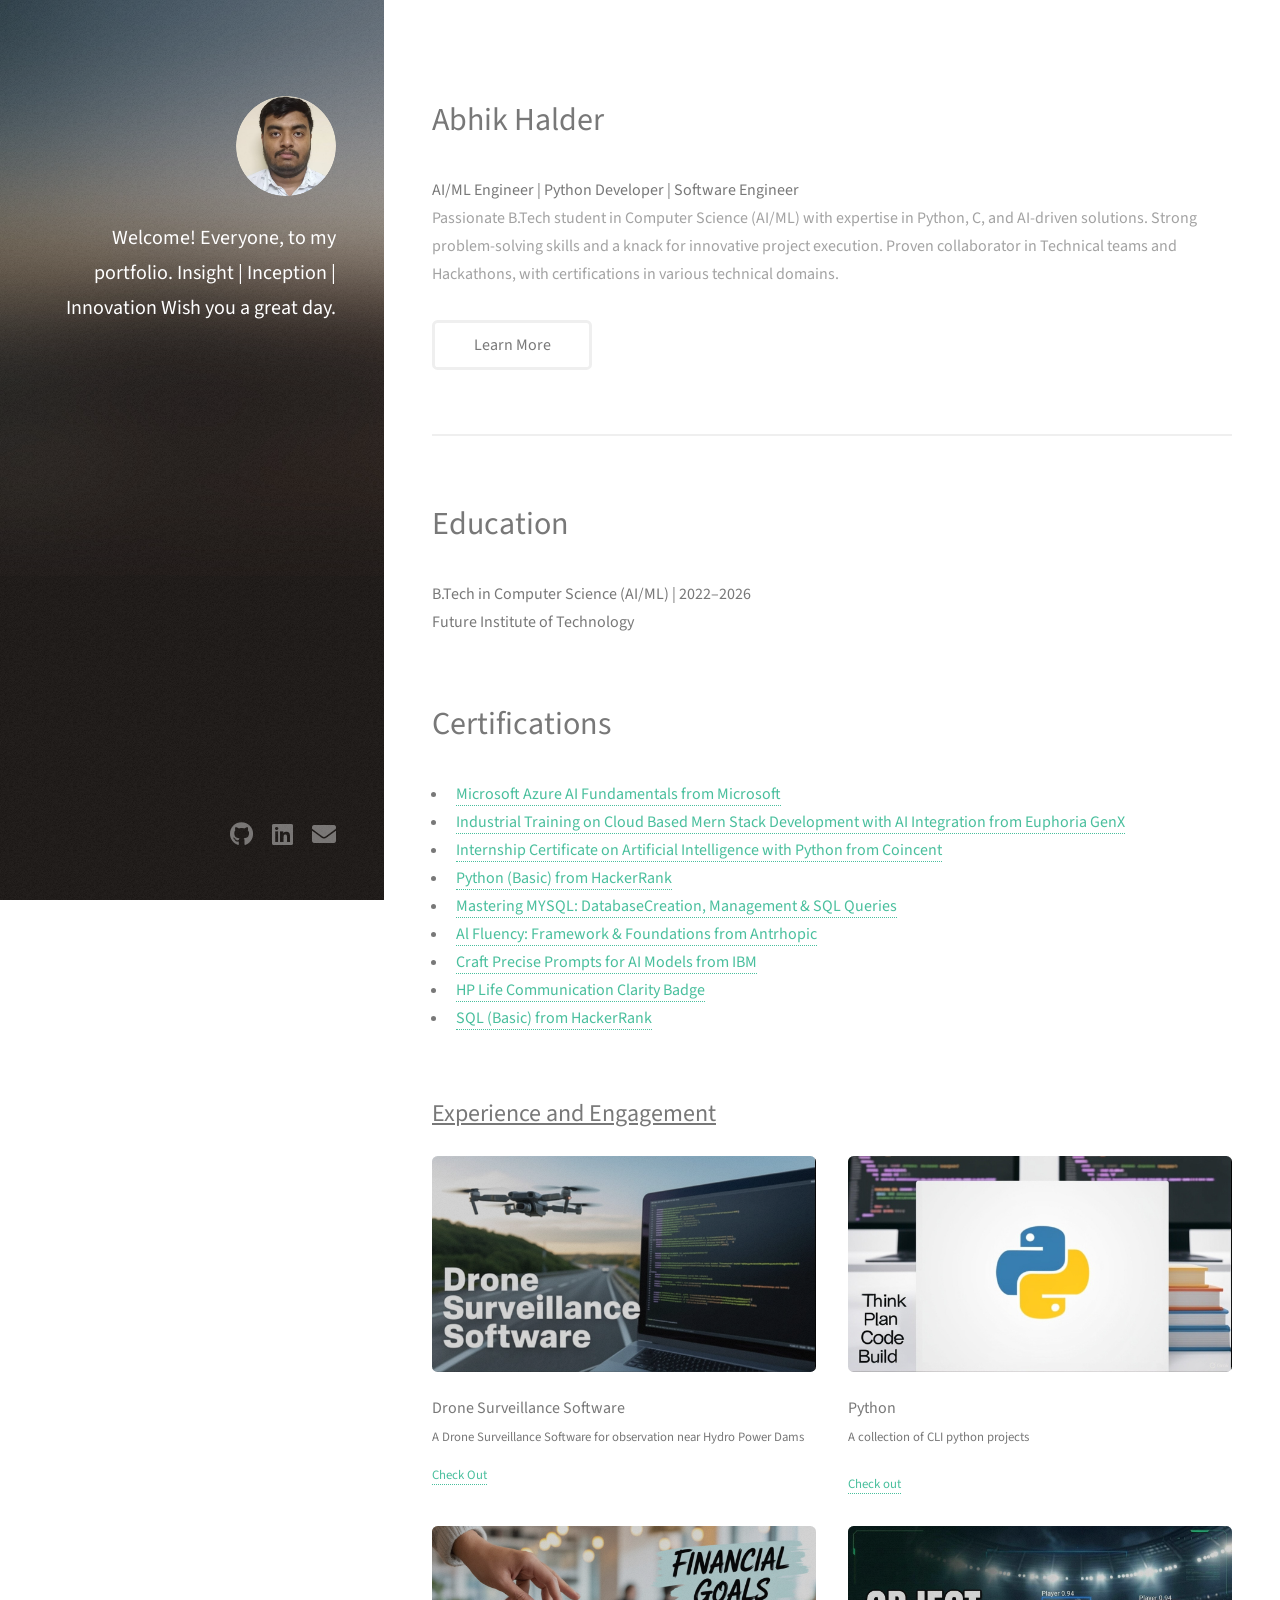
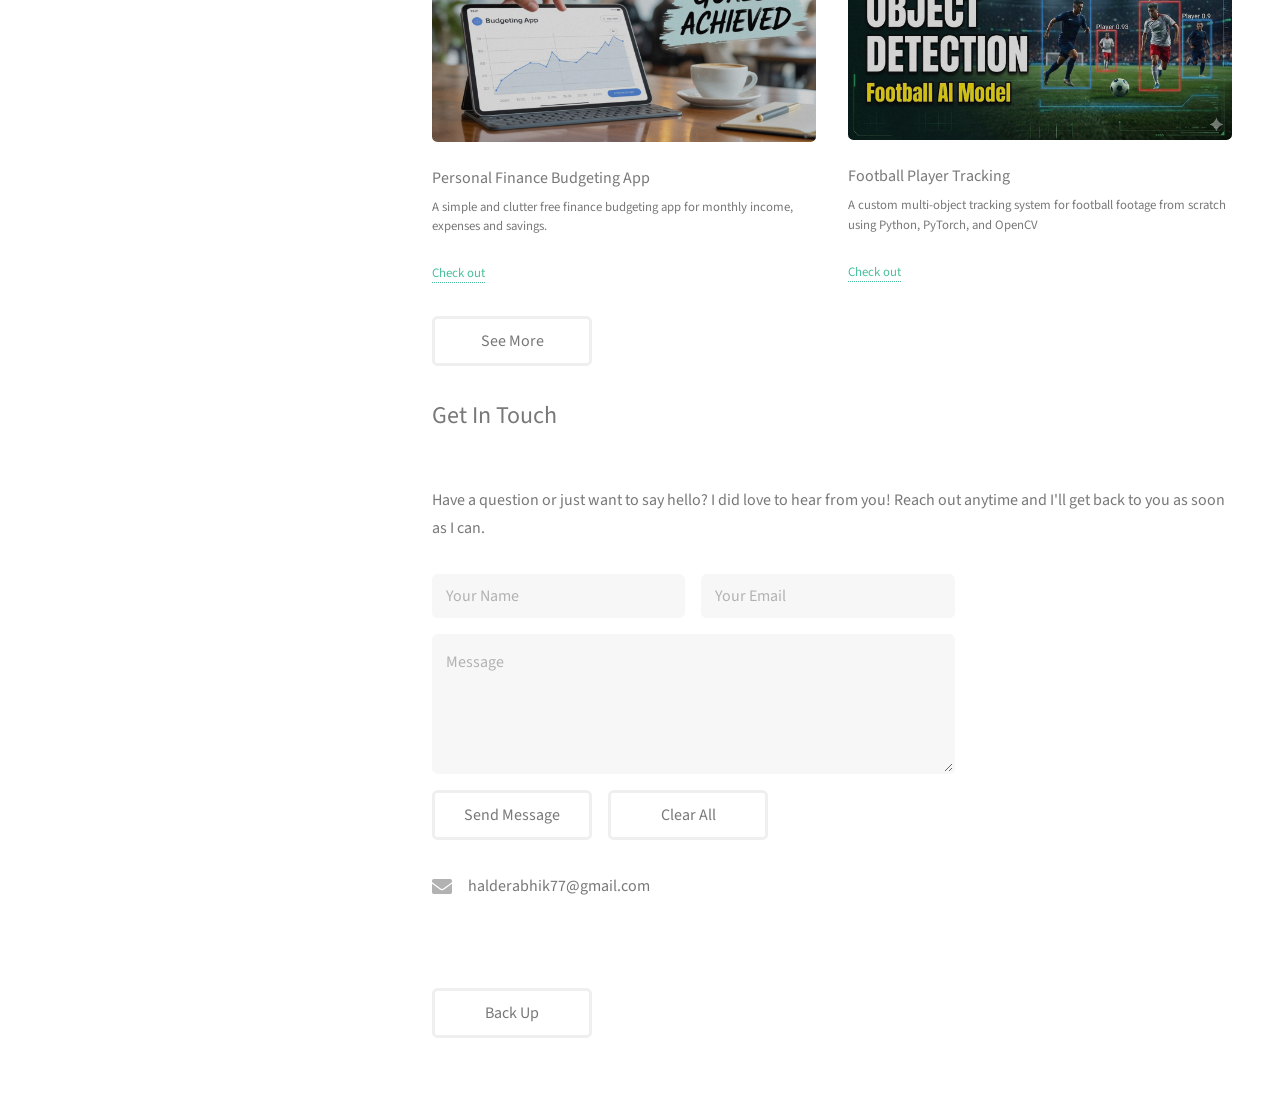
<file: index.html>
<!DOCTYPE HTML>

<html>
	<head>
		<title>abyy05.in</title>
		<meta charset="utf-8" />
		<meta name="viewport" content="width=device-width, initial-scale=1, user-scalable=no" />
		<link rel="stylesheet" href="assets/css/main.css" />
	</head>
	<body class="is-preload">

		<!-- Header -->
			<header id="header">
				<div class="inner">
					<a href="https://www.linkedin.com/in/abhik-halder-1347852a8/" class="image avatar"><img src="images/myface.png" alt="" /></a>
					<h1><strong>Welcome! Everyone, to my portfolio. <br> Insight  | Inception  |  Innovation <br>
					Wish you a great day.<br></strong>
					</h1>
				</div>
			</header>

		<!-- Main -->
			<div id="main">

				<!-- One -->
					<section id="one">
						<header class="major">
							<h2>Abhik Halder</h2>
						</header>
						<p><b>AI/ML Engineer | Python Developer | Software Engineer</b><br>
						Passionate B.Tech student in Computer Science (AI/ML) with expertise in Python, C, and AI-driven solutions. Strong problem-solving skills and a knack for innovative project execution. Proven collaborator in Technical teams and Hackathons, with certifications in various technical domains.</p>
						<ul class="actions">
							<li><a href="https://www.linkedin.com/in/abhik-halder-1347852a8/" class="button">Learn More</a></li>
							
						</ul>
					</section>

				<!--Four-->
				<section id="four">
						<header class="major">
							<h2>Education</h2>
						</header>
						<p><b>B.Tech in Computer Science (AI/ML) | 2022–2026 </br>
						 Future Institute of Technology
	
						<ul class="actions">
						</ul>
					</section>
				
				<!--Four-->

				<section id="five">
						<header class="major">
							<h2>Certifications</h2>
						</header>
						<p>
						<ul>	
						<b><li><a href = "https://drive.google.com/file/d/11YPiwXnE_DT7p3sHIbgr8gGmAceK_GzH/view?usp=sharing">Microsoft Azure AI Fundamentals from Microsoft</a></li>
						<li><a href = "https://drive.google.com/file/d/13wBHBuka-SlMbum_jcncRzqbwKlCDODL/view?usp=sharing">Industrial Training on Cloud Based Mern Stack Development with AI Integration from Euphoria GenX </a></li>
						<li><a href = "https://drive.google.com/file/d/1-WLE4BtVqUFL7pDMUMwJqWzKzWDlMc92/view?usp=sharing">Internship Certificate on Artificial Intelligence with Python from Coincent </a><br></li>
					    <li><a href="https://www.hackerrank.com/certificates/iframe/4308f22ac1a1">Python (Basic) from HackerRank</a></li>
					    <li><a href="https://www.udemy.com/certificate/UC-994b42a2-aaec-4e57-af0e-565d895d9b86/">Mastering MYSQL: DatabaseCreation, Management & SQL Queries</a></li>
						<li><a href="https://verify.skilljar.com/c/yjnhbo9tf3as">Al Fluency: Framework & Foundations from Antrhopic</a></li>
						<li><a href="https://www.credly.com/badges/b4f1f6fa-2e88-4451-9c02-a6dca89f1d3a/public_url">Craft Precise Prompts for AI Models from IBM</a></li>
						<li><a href="https://www.life-global.org/en/badges/288988e3-4903-40bf-8a6e-d7a34ba1ef66">HP Life Communication Clarity Badge</a></li>
						 <li><a href="https://www.hackerrank.com/certificates/iframe/6dacec52f5b1">SQL (Basic) from HackerRank</a></li>
						
							
							
					    </ul>
					    </b>
					    
					    </p>
						<ul class="actions">
						</ul>
					</section>

				<!-- Two -->
					<section id="two">
						<h2><u><b>Experience and Engagement</b></u></h2>
						<div class="row">
							<article class="col-6 col-12-xsmall work-item">
								<a href="https://youtu.be/4yG_SWpVrkI" class="image fit thumb"><img src="images/thumbs/07.jpg" alt="" /></a>
								<h3 >Drone Surveillance Software</h3>
								<p>A Drone Surveillance Software for observation near Hydro Power Dams <br><br></p>
								<p><a href="https://github.com/abyy05/object_face_tracking">Check Out</a></p>
							
							</article>

							<article class="col-6 col-12-xsmall work-item">
								<div  class="image static-thumb fit"><img src="images/thumbs/08.jpg" alt="" /></div>
								<h3>Python</h3>
								<p>A collection of CLI python projects</p><br></p>
								<p><a href="https://github.com/abyy05/cool-python">Check out</a></p>
								
							</article>

							
							<article class="col-6 col-12-xsmall work-item">
								<a href="https://youtu.be/rve2420ouE0" class="image fit thumb"><img src="images/thumbs/09.jpg" alt="" /></a>
								<h3>Personal Finance Budgeting App</h3>
								<p>A simple and clutter free finance budgeting app for monthly income, expenses and savings.</p><br>
								<p><a href="https://github.com/abyy05/Budget_app">Check out</a></p>
							</article>
							
							<article class="col-6 col-12-xsmall work-item">
								<a href="https://youtu.be/9aMRVLnlj4E" class="image fit thumb"><img src="images/thumbs/10.jpg" alt="" /></a>
								<h3>Football Player Tracking</h3>
								<p>A custom multi-object tracking system for football footage from scratch using Python, PyTorch, and OpenCV</p><br>
								<p><a href="https://github.com/abyy05/soccer-player-reidentification.git">Check out</a></p>
							</article>
							<!--
							<article class="col-6 col-12-xsmall work-item">
								<a href="images/fulls/05.jpg" class="image fit thumb"><img src="images/thumbs/05.jpg" alt="" /></a>
								<h3>Python</h3>
								<p>Lorem ipsum dolor sit.<br>
								
							</article>
							<article class="col-6 col-12-xsmall work-item">
								<a href="images/fulls/06.jpg" class="image fit thumb"><img src="images/thumbs/06.jpg" alt="" /></a>
								<h3>Risus ornare lacinia</h3>
								<p>Lorem ipsum dolor sit amet nisl sed nullam feugiat.</p>
							</article>
							-->
						</div>
						<ul class="actions">
							<li><a href="https://github.com/abyy05" class="button">See More</a></li>
						</ul>
					</section>

				<!-- Three -->
					<section id="three">
						<h2>Get In Touch</h2>
						<p><br>
                        Have a question or just want to say hello? I did love to hear from you! 
                        Reach out anytime and I'll get back to you as soon as I can.</p>
						<div class="row">
							
							<div class="col-8 col-12-small">
								<ul class="labeled-icons">
									<form id="contact-form" action="https://formspree.io/f/xyzdepye">
										<div class="row gtr-uniform gtr-50">
											<div class="col-6 col-12-xsmall"><input type="text" name="name" id="name" placeholder="Your Name" required /></div>
											<div class="col-6 col-12-xsmall"><input type="email" name="email" id="email" placeholder="Your Email" required /></div>
											<div class="col-12"><textarea name="message" id="message" placeholder="Message" rows="4" required></textarea></div>
											<div class="actions"><input type="submit" id="submit-btn" value="Send Message"></div>
											<div class="actions"><input type="reset" value="Clear All"></div>
										</div>
									</form>
									<script>
										document.getElementById('contact-form').addEventListener('submit', function(e) {
											e.preventDefault();
											var form = this;
											var btn = document.getElementById('submit-btn');
											btn.value = 'Sending…';
											btn.disabled = true;
											fetch(form.action, {
												method: 'POST',
												body: new FormData(form),
												headers: { 'Accept': 'application/json' }
											})
											.then(function(response) {
												if (response.ok) {
													form.reset();
												}
											})
											.finally(function() {
												btn.value = 'Send Message';
												btn.disabled = false;
											});
										});
									</script>

									<li>
										<h3 class="icon solid fa-envelope"><span class="label">Email</span></h3>
										<p><b>halderabhik77@gmail.com</b></p>
										
									</li>
									<br><br>
									<div>
									<ul class="actions">
										<li><a href="#one" class="button">Back Up</a></li>
									</ul>
									</div>
								</ul>
							</div>
						</div>
					</section>



		<!-- Footer -->
			<footer id="footer">
				<div class="inner">
					<ul class="icons">
						<li><a href="https://github.com/abyy05" class="icon brands fa-github"><span class="label">Github</span></a></li>
						<li><a href="https://www.linkedin.com/in/abhik-halder-1347852a8/" class="icon brands fa-linkedin"><span class="label">Linkdin</span></a></li>
						<li><a href="#three" class="icon solid fa-envelope"><span class="label">Email</span></a></li>
					</ul>

				</div>
			</footer>

		<!-- Scripts -->
			<script src="assets/js/jquery.min.js"></script>
			<script src="assets/js/jquery.poptrox.min.js"></script>
			<script src="assets/js/browser.min.js"></script>
			<script src="assets/js/breakpoints.min.js"></script>
			<script src="assets/js/util.js"></script>
			<script src="assets/js/main.js"></script>

	</body>
</html>
</file>
<file: assets/css/main.css>
@import url("fontawesome-all.min.css");
@import url("https://fonts.googleapis.com/css?family=Source+Sans+Pro:400,400italic");

/*
	Strata by HTML5 UP
	html5up.net | @ajlkn
	Free for personal and commercial use under the CCA 3.0 license (html5up.net/license)
*/

html, body, div, span, applet, object,
iframe, h1, h2, h3, h4, h5, h6, p, blockquote,
pre, a, abbr, acronym, address, big, cite,
code, del, dfn, em, img, ins, kbd, q, s, samp,
small, strike, strong, sub, sup, tt, var, b,
u, i, center, dl, dt, dd, ol, ul, li, fieldset,
form, label, legend, table, caption, tbody,
tfoot, thead, tr, th, td, article, aside,
canvas, details, embed, figure, figcaption,
footer, header, hgroup, menu, nav, output, ruby,
section, summary, time, mark, audio, video {
	margin: 0;
	padding: 0;
	border: 0;
	font-size: 100%;
	font: inherit;
	vertical-align: baseline;}

article, aside, details, figcaption, figure,
footer, header, hgroup, menu, nav, section {
	display: block;}

body {
	line-height: 1;
}

ol, ul {
	list-style: none;
}

blockquote, q {
	quotes: none;
}

	blockquote:before, blockquote:after, q:before, q:after {
		content: '';
		content: none;
	}

table {
	border-collapse: collapse;
	border-spacing: 0;
}

body {
	-webkit-text-size-adjust: none;
}

mark {
	background-color: transparent;
	color: inherit;
}

input::-moz-focus-inner {
	border: 0;
	padding: 0;
}

input, select, textarea {
	-moz-appearance: none;
	-webkit-appearance: none;
	-ms-appearance: none;
	appearance: none;
}

/* Basic */

	html {
		box-sizing: border-box;
	}

	*, *:before, *:after {
		box-sizing: inherit;
	}

	body {
		background: #fff;
	}

		body.is-preload *, body.is-preload *:before, body.is-preload *:after {
			-moz-animation: none !important;
			-webkit-animation: none !important;
			-ms-animation: none !important;
			animation: none !important;
			-moz-transition: none !important;
			-webkit-transition: none !important;
			-ms-transition: none !important;
			transition: none !important;
		}

	body, input, select, textarea {
		color: #a2a2a2;
		font-family: "Source Sans Pro", Helvetica, sans-serif;
		font-size: 16pt;
		font-weight: 400;
		line-height: 1.75em;
	}

	a {
		-moz-transition: color 0.2s ease-in-out, border-color 0.2s ease-in-out;
		-webkit-transition: color 0.2s ease-in-out, border-color 0.2s ease-in-out;
		-ms-transition: color 0.2s ease-in-out, border-color 0.2s ease-in-out;
		transition: color 0.2s ease-in-out, border-color 0.2s ease-in-out;
		border-bottom: dotted 1px;
		color: #49bf9d;
		text-decoration: none;
	}

		a:hover {
			border-bottom-color: transparent;
			color: #49bf9d !important;
			text-decoration: none;
		}

	strong, b {
		color: #787878;
		font-weight: 400;
	}

	em, i {
		font-style: italic;
	}

	p {
		margin: 0 0 2em 0;
	}

	h1, h2, h3, h4, h5, h6 {
		color: #787878;
		font-weight: 400;
		line-height: 1em;
		margin: 0 0 1em 0;
	}

		h1 a, h2 a, h3 a, h4 a, h5 a, h6 a {
			color: inherit;
			text-decoration: none;
		}

	h1 {
		font-size: 2em;
		line-height: 1.5em;
	}

	h2 {
		font-size: 1.5em;
		line-height: 1.5em;
	}

	h3 {
		font-size: 1.25em;
		line-height: 1.5em;
	}

	h4 {
		font-size: 1.1em;
		line-height: 1.5em;
	}

	h5 {
		font-size: 0.9em;
		line-height: 1.5em;
	}

	h6 {
		font-size: 0.7em;
		line-height: 1.5em;
	}

	sub {
		font-size: 0.8em;
		position: relative;
		top: 0.5em;
	}

	sup {
		font-size: 0.8em;
		position: relative;
		top: -0.5em;
	}

	hr {
		border: 0;
		border-bottom: solid 2px #efefef;
		margin: 2em 0;
	}

		hr.major {
			margin: 3em 0;
		}

	blockquote {
		border-left: solid 6px #efefef;
		font-style: italic;
		margin: 0 0 2em 0;
		padding: 0.5em 0 0.5em 1.5em;
	}

	code {
		background: #f7f7f7;
		border-radius: 0.35em;
		border: solid 2px #efefef;
		font-family: "Courier New", monospace;
		font-size: 0.9em;
		margin: 0 0.25em;
		padding: 0.25em 0.65em;
	}

	pre {
		-webkit-overflow-scrolling: touch;
		font-family: "Courier New", monospace;
		font-size: 0.9em;
		margin: 0 0 2em 0;
	}

		pre code {
			display: block;
			line-height: 1.75em;
			padding: 1em 1.5em;
			overflow-x: auto;
		}

	.align-left {
		text-align: left;
	}

	.align-center {
		text-align: center;
	}

	.align-right {
		text-align: right;
	}

/* Container */

	.container {
		margin: 0 auto;
		max-width: calc(100% - 4em);
		width: 100%;
	}

		.container.xsmall {
			width: 25%;
		}

		.container.small {
			width: 50%;
		}

		.container.medium {
			width: 75%;
		}

		.container.large {
			width: 125%;
		}

		.container.xlarge {
			width: 150%;
		}

		.container.max {
			width: 100%;
		}

		@media screen and (max-width: 980px) {

			.container {
				width: 100% !important;
				max-width: 100% !important;
			}

		}

		@media screen and (max-width: 480px) {

			.container {
				max-width: calc(100% - 3em);
			}

		}

/* Row */

	.row {
		display: flex;
		flex-wrap: wrap;
		box-sizing: border-box;
		align-items: stretch;
	}

		.row > * {
			box-sizing: border-box;
		}

		.row.gtr-uniform > * > :last-child {
			margin-bottom: 0;
		}

		.row.aln-left {
			justify-content: flex-start;
		}

		.row.aln-center {
			justify-content: center;
		}

		.row.aln-right {
			justify-content: flex-end;
		}

		.row.aln-top {
			align-items: flex-start;
		}

		.row.aln-middle {
			align-items: center;
		}

		.row.aln-bottom {
			align-items: flex-end;
		}

		.row > .imp {
			order: -1;
		}

		.row > .col-1 {
			width: 8.33333%;
		}

		.row > .off-1 {
			margin-left: 8.33333%;
		}

		.row > .col-2 {
			width: 16.66667%;
		}

		.row > .off-2 {
			margin-left: 16.66667%;
		}

		.row > .col-3 {
			width: 25%;
		}

		.row > .off-3 {
			margin-left: 25%;
		}

		.row > .col-4 {
			width: 33.33333%;
		}

		.row > .off-4 {
			margin-left: 33.33333%;
		}

		.row > .col-5 {
			width: 41.66667%;
		}

		.row > .off-5 {
			margin-left: 41.66667%;
		}

		.row > .col-6 {
			width: 50%;
		}

		.row > .off-6 {
			margin-left: 50%;
		}

		.row > .col-7 {
			width: 58.33333%;
		}

		.row > .off-7 {
			margin-left: 58.33333%;
		}

		.row > .col-8 {
			width: 66.66667%;
		}

		.row > .off-8 {
			margin-left: 66.66667%;
		}

		.row > .col-9 {
			width: 75%;
		}

		.row > .off-9 {
			margin-left: 75%;
		}

		.row > .col-10 {
			width: 83.33333%;
		}

		.row > .off-10 {
			margin-left: 83.33333%;
		}

		.row > .col-11 {
			width: 91.66667%;
		}

		.row > .off-11 {
			margin-left: 91.66667%;
		}

		.row > .col-12 {
			width: 100%;
		}

		.row > .off-12 {
			margin-left: 100%;
		}

		.row.gtr-0 {
			margin-top: 0;
			margin-left: 0em;
		}

			.row.gtr-0 > * {
				padding: 0 0 0 0em;
			}

			.row.gtr-0.gtr-uniform {
				margin-top: 0em;
			}

				.row.gtr-0.gtr-uniform > * {
					padding-top: 0em;
				}

		.row.gtr-25 {
			margin-top: 0;
			margin-left: -0.625em;
		}

			.row.gtr-25 > * {
				padding: 0 0 0 0.625em;
			}

			.row.gtr-25.gtr-uniform {
				margin-top: -0.625em;
			}

				.row.gtr-25.gtr-uniform > * {
					padding-top: 0.625em;
				}

		.row.gtr-50 {
			margin-top: 0;
			margin-left: -1.25em;
		}

			.row.gtr-50 > * {
				padding: 0 0 0 1.25em;
			}

			.row.gtr-50.gtr-uniform {
				margin-top: -1.25em;
			}

				.row.gtr-50.gtr-uniform > * {
					padding-top: 1.25em;
				}

		.row {
			margin-top: 0;
			margin-left: -2.5em;
		}

			.row > * {
				padding: 0 0 0 2.5em;
			}

			.row.gtr-uniform {
				margin-top: -2.5em;
			}

				.row.gtr-uniform > * {
					padding-top: 2.5em;
				}

		.row.gtr-150 {
			margin-top: 0;
			margin-left: -3.75em;
		}

			.row.gtr-150 > * {
				padding: 0 0 0 3.75em;
			}

			.row.gtr-150.gtr-uniform {
				margin-top: -3.75em;
			}

				.row.gtr-150.gtr-uniform > * {
					padding-top: 3.75em;
				}

		.row.gtr-200 {
			margin-top: 0;
			margin-left: -5em;
		}

			.row.gtr-200 > * {
				padding: 0 0 0 5em;
			}

			.row.gtr-200.gtr-uniform {
				margin-top: -5em;
			}

				.row.gtr-200.gtr-uniform > * {
					padding-top: 5em;
				}

		@media screen and (max-width: 1800px) {

			.row {
				display: flex;
				flex-wrap: wrap;
				box-sizing: border-box;
				align-items: stretch;
			}

				.row > * {
					box-sizing: border-box;
				}

				.row.gtr-uniform > * > :last-child {
					margin-bottom: 0;
				}

				.row.aln-left {
					justify-content: flex-start;
				}

				.row.aln-center {
					justify-content: center;
				}

				.row.aln-right {
					justify-content: flex-end;
				}

				.row.aln-top {
					align-items: flex-start;
				}

				.row.aln-middle {
					align-items: center;
				}

				.row.aln-bottom {
					align-items: flex-end;
				}

				.row > .imp-xlarge {
					order: -1;
				}

				.row > .col-1-xlarge {
					width: 8.33333%;
				}

				.row > .off-1-xlarge {
					margin-left: 8.33333%;
				}

				.row > .col-2-xlarge {
					width: 16.66667%;
				}

				.row > .off-2-xlarge {
					margin-left: 16.66667%;
				}

				.row > .col-3-xlarge {
					width: 25%;
				}

				.row > .off-3-xlarge {
					margin-left: 25%;
				}

				.row > .col-4-xlarge {
					width: 33.33333%;
				}

				.row > .off-4-xlarge {
					margin-left: 33.33333%;
				}

				.row > .col-5-xlarge {
					width: 41.66667%;
				}

				.row > .off-5-xlarge {
					margin-left: 41.66667%;
				}

				.row > .col-6-xlarge {
					width: 50%;
				}

				.row > .off-6-xlarge {
					margin-left: 50%;
				}

				.row > .col-7-xlarge {
					width: 58.33333%;
				}

				.row > .off-7-xlarge {
					margin-left: 58.33333%;
				}

				.row > .col-8-xlarge {
					width: 66.66667%;
				}

				.row > .off-8-xlarge {
					margin-left: 66.66667%;
				}

				.row > .col-9-xlarge {
					width: 75%;
				}

				.row > .off-9-xlarge {
					margin-left: 75%;
				}

				.row > .col-10-xlarge {
					width: 83.33333%;
				}

				.row > .off-10-xlarge {
					margin-left: 83.33333%;
				}

				.row > .col-11-xlarge {
					width: 91.66667%;
				}

				.row > .off-11-xlarge {
					margin-left: 91.66667%;
				}

				.row > .col-12-xlarge {
					width: 100%;
				}

				.row > .off-12-xlarge {
					margin-left: 100%;
				}

				.row.gtr-0 {
					margin-top: 0;
					margin-left: 0em;
				}

					.row.gtr-0 > * {
						padding: 0 0 0 0em;
					}

					.row.gtr-0.gtr-uniform {
						margin-top: 0em;
					}

						.row.gtr-0.gtr-uniform > * {
							padding-top: 0em;
						}

				.row.gtr-25 {
					margin-top: 0;
					margin-left: -0.625em;
				}

					.row.gtr-25 > * {
						padding: 0 0 0 0.625em;
					}

					.row.gtr-25.gtr-uniform {
						margin-top: -0.625em;
					}

						.row.gtr-25.gtr-uniform > * {
							padding-top: 0.625em;
						}

				.row.gtr-50 {
					margin-top: 0;
					margin-left: -1.25em;
				}

					.row.gtr-50 > * {
						padding: 0 0 0 1.25em;
					}

					.row.gtr-50.gtr-uniform {
						margin-top: -1.25em;
					}

						.row.gtr-50.gtr-uniform > * {
							padding-top: 1.25em;
						}

				.row {
					margin-top: 0;
					margin-left: -2.5em;
				}

					.row > * {
						padding: 0 0 0 2.5em;
					}

					.row.gtr-uniform {
						margin-top: -2.5em;
					}

						.row.gtr-uniform > * {
							padding-top: 2.5em;
						}

				.row.gtr-150 {
					margin-top: 0;
					margin-left: -3.75em;
				}

					.row.gtr-150 > * {
						padding: 0 0 0 3.75em;
					}

					.row.gtr-150.gtr-uniform {
						margin-top: -3.75em;
					}

						.row.gtr-150.gtr-uniform > * {
							padding-top: 3.75em;
						}

				.row.gtr-200 {
					margin-top: 0;
					margin-left: -5em;
				}

					.row.gtr-200 > * {
						padding: 0 0 0 5em;
					}

					.row.gtr-200.gtr-uniform {
						margin-top: -5em;
					}

						.row.gtr-200.gtr-uniform > * {
							padding-top: 5em;
						}

		}

		@media screen and (max-width: 1280px) {

			.row {
				display: flex;
				flex-wrap: wrap;
				box-sizing: border-box;
				align-items: stretch;
			}

				.row > * {
					box-sizing: border-box;
				}

				.row.gtr-uniform > * > :last-child {
					margin-bottom: 0;
				}

				.row.aln-left {
					justify-content: flex-start;
				}

				.row.aln-center {
					justify-content: center;
				}

				.row.aln-right {
					justify-content: flex-end;
				}

				.row.aln-top {
					align-items: flex-start;
				}

				.row.aln-middle {
					align-items: center;
				}

				.row.aln-bottom {
					align-items: flex-end;
				}

				.row > .imp-large {
					order: -1;
				}

				.row > .col-1-large {
					width: 8.33333%;
				}

				.row > .off-1-large {
					margin-left: 8.33333%;
				}

				.row > .col-2-large {
					width: 16.66667%;
				}

				.row > .off-2-large {
					margin-left: 16.66667%;
				}

				.row > .col-3-large {
					width: 25%;
				}

				.row > .off-3-large {
					margin-left: 25%;
				}

				.row > .col-4-large {
					width: 33.33333%;
				}

				.row > .off-4-large {
					margin-left: 33.33333%;
				}

				.row > .col-5-large {
					width: 41.66667%;
				}

				.row > .off-5-large {
					margin-left: 41.66667%;
				}

				.row > .col-6-large {
					width: 50%;
				}

				.row > .off-6-large {
					margin-left: 50%;
				}

				.row > .col-7-large {
					width: 58.33333%;
				}

				.row > .off-7-large {
					margin-left: 58.33333%;
				}

				.row > .col-8-large {
					width: 66.66667%;
				}

				.row > .off-8-large {
					margin-left: 66.66667%;
				}

				.row > .col-9-large {
					width: 75%;
				}

				.row > .off-9-large {
					margin-left: 75%;
				}

				.row > .col-10-large {
					width: 83.33333%;
				}

				.row > .off-10-large {
					margin-left: 83.33333%;
				}

				.row > .col-11-large {
					width: 91.66667%;
				}

				.row > .off-11-large {
					margin-left: 91.66667%;
				}

				.row > .col-12-large {
					width: 100%;
				}

				.row > .off-12-large {
					margin-left: 100%;
				}

				.row.gtr-0 {
					margin-top: 0;
					margin-left: 0em;
				}

					.row.gtr-0 > * {
						padding: 0 0 0 0em;
					}

					.row.gtr-0.gtr-uniform {
						margin-top: 0em;
					}

						.row.gtr-0.gtr-uniform > * {
							padding-top: 0em;
						}

				.row.gtr-25 {
					margin-top: 0;
					margin-left: -0.5em;
				}

					.row.gtr-25 > * {
						padding: 0 0 0 0.5em;
					}

					.row.gtr-25.gtr-uniform {
						margin-top: -0.5em;
					}

						.row.gtr-25.gtr-uniform > * {
							padding-top: 0.5em;
						}

				.row.gtr-50 {
					margin-top: 0;
					margin-left: -1em;
				}

					.row.gtr-50 > * {
						padding: 0 0 0 1em;
					}

					.row.gtr-50.gtr-uniform {
						margin-top: -1em;
					}

						.row.gtr-50.gtr-uniform > * {
							padding-top: 1em;
						}

				.row {
					margin-top: 0;
					margin-left: -2em;
				}

					.row > * {
						padding: 0 0 0 2em;
					}

					.row.gtr-uniform {
						margin-top: -2em;
					}

						.row.gtr-uniform > * {
							padding-top: 2em;
						}

				.row.gtr-150 {
					margin-top: 0;
					margin-left: -3em;
				}

					.row.gtr-150 > * {
						padding: 0 0 0 3em;
					}

					.row.gtr-150.gtr-uniform {
						margin-top: -3em;
					}

						.row.gtr-150.gtr-uniform > * {
							padding-top: 3em;
						}

				.row.gtr-200 {
					margin-top: 0;
					margin-left: -4em;
				}

					.row.gtr-200 > * {
						padding: 0 0 0 4em;
					}

					.row.gtr-200.gtr-uniform {
						margin-top: -4em;
					}

						.row.gtr-200.gtr-uniform > * {
							padding-top: 4em;
						}

		}

		@media screen and (max-width: 980px) {

			.row {
				display: flex;
				flex-wrap: wrap;
				box-sizing: border-box;
				align-items: stretch;
			}

				.row > * {
					box-sizing: border-box;
				}

				.row.gtr-uniform > * > :last-child {
					margin-bottom: 0;
				}

				.row.aln-left {
					justify-content: flex-start;
				}

				.row.aln-center {
					justify-content: center;
				}

				.row.aln-right {
					justify-content: flex-end;
				}

				.row.aln-top {
					align-items: flex-start;
				}

				.row.aln-middle {
					align-items: center;
				}

				.row.aln-bottom {
					align-items: flex-end;
				}

				.row > .imp-medium {
					order: -1;
				}

				.row > .col-1-medium {
					width: 8.33333%;
				}

				.row > .off-1-medium {
					margin-left: 8.33333%;
				}

				.row > .col-2-medium {
					width: 16.66667%;
				}

				.row > .off-2-medium {
					margin-left: 16.66667%;
				}

				.row > .col-3-medium {
					width: 25%;
				}

				.row > .off-3-medium {
					margin-left: 25%;
				}

				.row > .col-4-medium {
					width: 33.33333%;
				}

				.row > .off-4-medium {
					margin-left: 33.33333%;
				}

				.row > .col-5-medium {
					width: 41.66667%;
				}

				.row > .off-5-medium {
					margin-left: 41.66667%;
				}

				.row > .col-6-medium {
					width: 50%;
				}

				.row > .off-6-medium {
					margin-left: 50%;
				}

				.row > .col-7-medium {
					width: 58.33333%;
				}

				.row > .off-7-medium {
					margin-left: 58.33333%;
				}

				.row > .col-8-medium {
					width: 66.66667%;
				}

				.row > .off-8-medium {
					margin-left: 66.66667%;
				}

				.row > .col-9-medium {
					width: 75%;
				}

				.row > .off-9-medium {
					margin-left: 75%;
				}

				.row > .col-10-medium {
					width: 83.33333%;
				}

				.row > .off-10-medium {
					margin-left: 83.33333%;
				}

				.row > .col-11-medium {
					width: 91.66667%;
				}

				.row > .off-11-medium {
					margin-left: 91.66667%;
				}

				.row > .col-12-medium {
					width: 100%;
				}

				.row > .off-12-medium {
					margin-left: 100%;
				}

				.row.gtr-0 {
					margin-top: 0;
					margin-left: 0em;
				}

					.row.gtr-0 > * {
						padding: 0 0 0 0em;
					}

					.row.gtr-0.gtr-uniform {
						margin-top: 0em;
					}

						.row.gtr-0.gtr-uniform > * {
							padding-top: 0em;
						}

				.row.gtr-25 {
					margin-top: 0;
					margin-left: -0.5em;
				}

					.row.gtr-25 > * {
						padding: 0 0 0 0.5em;
					}

					.row.gtr-25.gtr-uniform {
						margin-top: -0.5em;
					}

						.row.gtr-25.gtr-uniform > * {
							padding-top: 0.5em;
						}

				.row.gtr-50 {
					margin-top: 0;
					margin-left: -1em;
				}

					.row.gtr-50 > * {
						padding: 0 0 0 1em;
					}

					.row.gtr-50.gtr-uniform {
						margin-top: -1em;
					}

						.row.gtr-50.gtr-uniform > * {
							padding-top: 1em;
						}

				.row {
					margin-top: 0;
					margin-left: -2em;
				}

					.row > * {
						padding: 0 0 0 2em;
					}

					.row.gtr-uniform {
						margin-top: -2em;
					}

						.row.gtr-uniform > * {
							padding-top: 2em;
						}

				.row.gtr-150 {
					margin-top: 0;
					margin-left: -3em;
				}

					.row.gtr-150 > * {
						padding: 0 0 0 3em;
					}

					.row.gtr-150.gtr-uniform {
						margin-top: -3em;
					}

						.row.gtr-150.gtr-uniform > * {
							padding-top: 3em;
						}

				.row.gtr-200 {
					margin-top: 0;
					margin-left: -4em;
				}

					.row.gtr-200 > * {
						padding: 0 0 0 4em;
					}

					.row.gtr-200.gtr-uniform {
						margin-top: -4em;
					}

						.row.gtr-200.gtr-uniform > * {
							padding-top: 4em;
						}

		}

		@media screen and (max-width: 736px) {

			.row {
				display: flex;
				flex-wrap: wrap;
				box-sizing: border-box;
				align-items: stretch;
			}

				.row > * {
					box-sizing: border-box;
				}

				.row.gtr-uniform > * > :last-child {
					margin-bottom: 0;
				}

				.row.aln-left {
					justify-content: flex-start;
				}

				.row.aln-center {
					justify-content: center;
				}

				.row.aln-right {
					justify-content: flex-end;
				}

				.row.aln-top {
					align-items: flex-start;
				}

				.row.aln-middle {
					align-items: center;
				}

				.row.aln-bottom {
					align-items: flex-end;
				}

				.row > .imp-small {
					order: -1;
				}

				.row > .col-1-small {
					width: 8.33333%;
				}

				.row > .off-1-small {
					margin-left: 8.33333%;
				}

				.row > .col-2-small {
					width: 16.66667%;
				}

				.row > .off-2-small {
					margin-left: 16.66667%;
				}

				.row > .col-3-small {
					width: 25%;
				}

				.row > .off-3-small {
					margin-left: 25%;
				}

				.row > .col-4-small {
					width: 33.33333%;
				}

				.row > .off-4-small {
					margin-left: 33.33333%;
				}

				.row > .col-5-small {
					width: 41.66667%;
				}

				.row > .off-5-small {
					margin-left: 41.66667%;
				}

				.row > .col-6-small {
					width: 50%;
				}

				.row > .off-6-small {
					margin-left: 50%;
				}

				.row > .col-7-small {
					width: 58.33333%;
				}

				.row > .off-7-small {
					margin-left: 58.33333%;
				}

				.row > .col-8-small {
					width: 66.66667%;
				}

				.row > .off-8-small {
					margin-left: 66.66667%;
				}

				.row > .col-9-small {
					width: 75%;
				}

				.row > .off-9-small {
					margin-left: 75%;
				}

				.row > .col-10-small {
					width: 83.33333%;
				}

				.row > .off-10-small {
					margin-left: 83.33333%;
				}

				.row > .col-11-small {
					width: 91.66667%;
				}

				.row > .off-11-small {
					margin-left: 91.66667%;
				}

				.row > .col-12-small {
					width: 100%;
				}

				.row > .off-12-small {
					margin-left: 100%;
				}

				.row.gtr-0 {
					margin-top: 0;
					margin-left: 0em;
				}

					.row.gtr-0 > * {
						padding: 0 0 0 0em;
					}

					.row.gtr-0.gtr-uniform {
						margin-top: 0em;
					}

						.row.gtr-0.gtr-uniform > * {
							padding-top: 0em;
						}

				.row.gtr-25 {
					margin-top: 0;
					margin-left: -0.375em;
				}

					.row.gtr-25 > * {
						padding: 0 0 0 0.375em;
					}

					.row.gtr-25.gtr-uniform {
						margin-top: -0.375em;
					}

						.row.gtr-25.gtr-uniform > * {
							padding-top: 0.375em;
						}

				.row.gtr-50 {
					margin-top: 0;
					margin-left: -0.75em;
				}

					.row.gtr-50 > * {
						padding: 0 0 0 0.75em;
					}

					.row.gtr-50.gtr-uniform {
						margin-top: -0.75em;
					}

						.row.gtr-50.gtr-uniform > * {
							padding-top: 0.75em;
						}

				.row {
					margin-top: 0;
					margin-left: -1.5em;
				}

					.row > * {
						padding: 0 0 0 1.5em;
					}

					.row.gtr-uniform {
						margin-top: -1.5em;
					}

						.row.gtr-uniform > * {
							padding-top: 1.5em;
						}

				.row.gtr-150 {
					margin-top: 0;
					margin-left: -2.25em;
				}

					.row.gtr-150 > * {
						padding: 0 0 0 2.25em;
					}

					.row.gtr-150.gtr-uniform {
						margin-top: -2.25em;
					}

						.row.gtr-150.gtr-uniform > * {
							padding-top: 2.25em;
						}

				.row.gtr-200 {
					margin-top: 0;
					margin-left: -3em;
				}

					.row.gtr-200 > * {
						padding: 0 0 0 3em;
					}

					.row.gtr-200.gtr-uniform {
						margin-top: -3em;
					}

						.row.gtr-200.gtr-uniform > * {
							padding-top: 3em;
						}

		}

		@media screen and (max-width: 480px) {

			.row {
				display: flex;
				flex-wrap: wrap;
				box-sizing: border-box;
				align-items: stretch;
			}

				.row > * {
					box-sizing: border-box;
				}

				.row.gtr-uniform > * > :last-child {
					margin-bottom: 0;
				}

				.row.aln-left {
					justify-content: flex-start;
				}

				.row.aln-center {
					justify-content: center;
				}

				.row.aln-right {
					justify-content: flex-end;
				}

				.row.aln-top {
					align-items: flex-start;
				}

				.row.aln-middle {
					align-items: center;
				}

				.row.aln-bottom {
					align-items: flex-end;
				}

				.row > .imp-xsmall {
					order: -1;
				}

				.row > .col-1-xsmall {
					width: 8.33333%;
				}

				.row > .off-1-xsmall {
					margin-left: 8.33333%;
				}

				.row > .col-2-xsmall {
					width: 16.66667%;
				}

				.row > .off-2-xsmall {
					margin-left: 16.66667%;
				}

				.row > .col-3-xsmall {
					width: 25%;
				}

				.row > .off-3-xsmall {
					margin-left: 25%;
				}

				.row > .col-4-xsmall {
					width: 33.33333%;
				}

				.row > .off-4-xsmall {
					margin-left: 33.33333%;
				}

				.row > .col-5-xsmall {
					width: 41.66667%;
				}

				.row > .off-5-xsmall {
					margin-left: 41.66667%;
				}

				.row > .col-6-xsmall {
					width: 50%;
				}

				.row > .off-6-xsmall {
					margin-left: 50%;
				}

				.row > .col-7-xsmall {
					width: 58.33333%;
				}

				.row > .off-7-xsmall {
					margin-left: 58.33333%;
				}

				.row > .col-8-xsmall {
					width: 66.66667%;
				}

				.row > .off-8-xsmall {
					margin-left: 66.66667%;
				}

				.row > .col-9-xsmall {
					width: 75%;
				}

				.row > .off-9-xsmall {
					margin-left: 75%;
				}

				.row > .col-10-xsmall {
					width: 83.33333%;
				}

				.row > .off-10-xsmall {
					margin-left: 83.33333%;
				}

				.row > .col-11-xsmall {
					width: 91.66667%;
				}

				.row > .off-11-xsmall {
					margin-left: 91.66667%;
				}

				.row > .col-12-xsmall {
					width: 100%;
				}

				.row > .off-12-xsmall {
					margin-left: 100%;
				}

				.row.gtr-0 {
					margin-top: 0;
					margin-left: 0em;
				}

					.row.gtr-0 > * {
						padding: 0 0 0 0em;
					}

					.row.gtr-0.gtr-uniform {
						margin-top: 0em;
					}

						.row.gtr-0.gtr-uniform > * {
							padding-top: 0em;
						}

				.row.gtr-25 {
					margin-top: 0;
					margin-left: -0.375em;
				}

					.row.gtr-25 > * {
						padding: 0 0 0 0.375em;
					}

					.row.gtr-25.gtr-uniform {
						margin-top: -0.375em;
					}

						.row.gtr-25.gtr-uniform > * {
							padding-top: 0.375em;
						}

				.row.gtr-50 {
					margin-top: 0;
					margin-left: -0.75em;
				}

					.row.gtr-50 > * {
						padding: 0 0 0 0.75em;
					}

					.row.gtr-50.gtr-uniform {
						margin-top: -0.75em;
					}

						.row.gtr-50.gtr-uniform > * {
							padding-top: 0.75em;
						}

				.row {
					margin-top: 0;
					margin-left: -1.5em;
				}

					.row > * {
						padding: 0 0 0 1.5em;
					}

					.row.gtr-uniform {
						margin-top: -1.5em;
					}

						.row.gtr-uniform > * {
							padding-top: 1.5em;
						}

				.row.gtr-150 {
					margin-top: 0;
					margin-left: -2.25em;
				}

					.row.gtr-150 > * {
						padding: 0 0 0 2.25em;
					}

					.row.gtr-150.gtr-uniform {
						margin-top: -2.25em;
					}

						.row.gtr-150.gtr-uniform > * {
							padding-top: 2.25em;
						}

				.row.gtr-200 {
					margin-top: 0;
					margin-left: -3em;
				}

					.row.gtr-200 > * {
						padding: 0 0 0 3em;
					}

					.row.gtr-200.gtr-uniform {
						margin-top: -3em;
					}

						.row.gtr-200.gtr-uniform > * {
							padding-top: 3em;
						}

		}

/* Section/Article */

	section.special, article.special {
		text-align: center;
	}

	header p {
		color: #b2b2b2;
		position: relative;
		margin: 0 0 1.5em 0;
	}

	header h2 + p {
		font-size: 1.25em;
		margin-top: -1em;
		line-height: 1.5em;
	}

	header h3 + p {
		font-size: 1.1em;
		margin-top: -0.8em;
		line-height: 1.5em;
	}

	header h4 + p,
	header h5 + p,
	header h6 + p {
		font-size: 0.9em;
		margin-top: -0.6em;
		line-height: 1.5em;
	}

	header.major h2 {
		font-size: 2em;
	}

/* Form */

	form {
		margin: 0 0 2em 0;
	}

	label {
		color: #787878;
		display: block;
		font-size: 0.9em;
		font-weight: 400;
		margin: 0 0 1em 0;
	}

	input[type="text"],
	input[type="password"],
	input[type="email"],
	select,
	textarea {
		-moz-appearance: none;
		-webkit-appearance: none;
		-ms-appearance: none;
		appearance: none;
		background: #f7f7f7;
		border-radius: 0.35em;
		border: solid 2px transparent;
		color: inherit;
		display: block;
		outline: 0;
		padding: 0 0.75em;
		text-decoration: none;
		width: 100%;
	}

		input[type="text"]:invalid,
		input[type="password"]:invalid,
		input[type="email"]:invalid,
		select:invalid,
		textarea:invalid {
			box-shadow: none;
		}

		input[type="text"]:focus,
		input[type="password"]:focus,
		input[type="email"]:focus,
		select:focus,
		textarea:focus {
			border-color: #49bf9d;
		}

	select {
		background-image: url("data:image/svg+xml;charset=utf8,%3Csvg xmlns='http://www.w3.org/2000/svg' width='40' height='40' preserveAspectRatio='none' viewBox='0 0 40 40'%3E%3Cpath d='M9.4,12.3l10.4,10.4l10.4-10.4c0.2-0.2,0.5-0.4,0.9-0.4c0.3,0,0.6,0.1,0.9,0.4l3.3,3.3c0.2,0.2,0.4,0.5,0.4,0.9 c0,0.4-0.1,0.6-0.4,0.9L20.7,31.9c-0.2,0.2-0.5,0.4-0.9,0.4c-0.3,0-0.6-0.1-0.9-0.4L4.3,17.3c-0.2-0.2-0.4-0.5-0.4-0.9 c0-0.4,0.1-0.6,0.4-0.9l3.3-3.3c0.2-0.2,0.5-0.4,0.9-0.4S9.1,12.1,9.4,12.3z' fill='%23dfdfdf' /%3E%3C/svg%3E");
		background-size: 1.25rem;
		background-repeat: no-repeat;
		background-position: calc(100% - 1rem) center;
		height: 2.75em;
		padding-right: 2.75em;
		text-overflow: ellipsis;
	}

		select option {
			color: #787878;
			background: #fff;
		}

		select:focus::-ms-value {
			background-color: transparent;
		}

		select::-ms-expand {
			display: none;
		}

	input[type="text"],
	input[type="password"],
	input[type="email"],
	select {
		height: 2.75em;
	}

	textarea {
		padding: 0.75em;
	}

	input[type="checkbox"],
	input[type="radio"] {
		-moz-appearance: none;
		-webkit-appearance: none;
		-ms-appearance: none;
		appearance: none;
		display: block;
		float: left;
		margin-right: -2em;
		opacity: 0;
		width: 1em;
		z-index: -1;
	}

		input[type="checkbox"] + label,
		input[type="radio"] + label {
			text-decoration: none;
			color: #a2a2a2;
			cursor: pointer;
			display: inline-block;
			font-size: 1em;
			font-weight: 400;
			padding-left: 2.4em;
			padding-right: 0.75em;
			position: relative;
		}

			input[type="checkbox"] + label:before,
			input[type="radio"] + label:before {
				-moz-osx-font-smoothing: grayscale;
				-webkit-font-smoothing: antialiased;
				display: inline-block;
				font-style: normal;
				font-variant: normal;
				text-rendering: auto;
				line-height: 1;
				text-transform: none !important;
				font-family: 'Font Awesome 5 Free';
				font-weight: 900;
			}

			input[type="checkbox"] + label:before,
			input[type="radio"] + label:before {
				background: #f7f7f7;
				border-radius: 0.35em;
				border: solid 2px transparent;
				content: '';
				display: inline-block;
				font-size: 0.8em;
				height: 2.0625em;
				left: 0;
				line-height: 1.85625em;
				position: absolute;
				text-align: center;
				top: 0;
				width: 2.0625em;
			}

		input[type="checkbox"]:checked + label:before,
		input[type="radio"]:checked + label:before {
			background: #787878;
			border-color: #787878;
			color: #fff;
			content: '\f00c';
		}

		input[type="checkbox"]:focus + label:before,
		input[type="radio"]:focus + label:before {
			border-color: #49bf9d;
		}

	input[type="checkbox"] + label:before {
		border-radius: 0.35em;
	}

	input[type="radio"] + label:before {
		border-radius: 100%;
	}

	::-webkit-input-placeholder {
		color: #b2b2b2 !important;
		opacity: 1.0;
	}

	:-moz-placeholder {
		color: #b2b2b2 !important;
		opacity: 1.0;
	}

	::-moz-placeholder {
		color: #b2b2b2 !important;
		opacity: 1.0;
	}

	:-ms-input-placeholder {
		color: #b2b2b2 !important;
		opacity: 1.0;
	}

/* Box */

	.box {
		border-radius: 0.35em;
		border: solid 2px #efefef;
		margin-bottom: 2em;
		padding: 1.5em;
	}

		.box > :last-child,
		.box > :last-child > :last-child,
		.box > :last-child > :last-child > :last-child {
			margin-bottom: 0;
		}

		.box.alt {
			border: 0;
			border-radius: 0;
			padding: 0;
		}

/* Icon */

	.icon {
		text-decoration: none;
		border-bottom: none;
		position: relative;
	}

		.icon:before {
			-moz-osx-font-smoothing: grayscale;
			-webkit-font-smoothing: antialiased;
			display: inline-block;
			font-style: normal;
			font-variant: normal;
			text-rendering: auto;
			line-height: 1;
			text-transform: none !important;
			font-family: 'Font Awesome 5 Free';
			font-weight: 400;
		}

		.icon > .label {
			display: none;
		}

		.icon:before {
			line-height: inherit;
		}

		.icon.solid:before {
			font-weight: 900;
		}

		.icon.brands:before {
			font-family: 'Font Awesome 5 Brands';
		}

/* Image */

	.image {
		border-radius: 0.35em;
		border: 0;
		display: inline-block;
		position: relative;
	}

		.image:before {
			-moz-transition: opacity 0.2s ease-in-out;
			-webkit-transition: opacity 0.2s ease-in-out;
			-ms-transition: opacity 0.2s ease-in-out;
			transition: opacity 0.2s ease-in-out;
			background: url("images/overlay.png");
			border-radius: 0.35em;
			content: '';
			display: block;
			height: 100%;
			left: 0;
			opacity: 0.5;
			position: absolute;
			top: 0;
			width: 100%;
		}

		.image.thumb {
			text-align: center;
		}

			.image.thumb:after {
				-moz-transition: opacity 0.2s ease-in-out;
				-webkit-transition: opacity 0.2s ease-in-out;
				-ms-transition: opacity 0.2s ease-in-out;
				transition: opacity 0.2s ease-in-out;
				border-radius: 0.35em;
				border: solid 3px rgba(255, 255, 255, 0.5);
				color: #fff;
				content: 'View';
				display: inline-block;
				font-size: 0.8em;
				font-weight: 400;
				left: 50%;
				line-height: 2.25em;
				margin: -1.25em 0 0 -3em;
				opacity: 0;
				padding: 0 1.5em;
				position: absolute;
				text-align: center;
				text-decoration: none;
				top: 50%;
				white-space: nowrap;
			}

			.image.thumb:hover:after {
				opacity: 1.0;
			}

			.image.thumb:hover:before {
				background: url("images/overlay.png"), url("images/overlay.png");
				opacity: 1.0;
			}

		.image img {
			border-radius: 0.35em;
			display: block;
		}

			.image.static-thumb {
    		text-align: center;
		}

    		.image.static-thumb:before {
        		display: none; /* Removes the overlay */
    		}

    		.image.static-thumb:after {
        		display: none; /* Removes the 'View' text */
    		}

    		.image.static-thumb img {
        		border-radius: 0.35em;
        		display: block;
    		}

		.image.left {
			float: left;
			margin: 0 1.5em 1em 0;
			top: 0.25em;
		}

		.image.right {
			float: right;
			margin: 0 0 1em 1.5em;
			top: 0.25em;
		}

		.image.left, .image.right {
			max-width: 40%;
		}

			.image.left img, .image.right img {
				width: 100%;
			}

		.image.fit {
			display: block;
			margin: 0 0 2em 0;
			width: 100%;
		}

			.image.fit img {
				width: 100%;
			}

		.image.avatar {
			border-radius: 100%;
		}

			.image.avatar:before {
				display: none;
			}

			.image.avatar img {
				border-radius: 100%;
				width: 100%;
			}

/* List */

	ol {
		list-style: decimal;
		margin: 0 0 2em 0;
		padding-left: 1.25em;
	}

		ol li {
			padding-left: 0.25em;
		}

	ul {
		list-style: disc;
		margin: 0 0 2em 0;
		padding-left: 1em;
	}

		ul li {
			padding-left: 0.5em;
		}

		ul.alt {
			list-style: none;
			padding-left: 0;
		}

			ul.alt li {
				border-top: solid 2px #efefef;
				padding: 0.5em 0;
			}

				ul.alt li:first-child {
					border-top: 0;
					padding-top: 0;
				}

	dl {
		margin: 0 0 2em 0;
	}

/* Icons */

	ul.icons {
		cursor: default;
		list-style: none;
		padding-left: 0;
	}

		ul.icons li {
			display: inline-block;
			padding: 0 1em 0 0;
		}

			ul.icons li:last-child {
				padding-right: 0;
			}

			ul.icons li .icon:before {
				font-size: 1.5em;
			}

/* Labeled Icons */

	ul.labeled-icons {
		list-style: none;
		padding: 0;
	}

		ul.labeled-icons li {
			line-height: 1.75em;
			margin: 1.5em 0 0 0;
			padding-left: 2.25em;
			position: relative;
		}

			ul.labeled-icons li:first-child {
				margin-top: 0;
			}

			ul.labeled-icons li a {
				color: inherit;
			}

			ul.labeled-icons li h3 {
				color: #b2b2b2;
				left: 0;
				position: absolute;
				text-align: center;
				top: 0;
				width: 1em;
			}

/* Actions */

	ul.actions {
		display: -moz-flex;
		display: -webkit-flex;
		display: -ms-flex;
		display: flex;
		cursor: default;
		list-style: none;
		margin-left: -1em;
		padding-left: 0;
	}

		ul.actions li {
			padding: 0 0 0 1em;
			vertical-align: middle;
		}

		ul.actions.special {
			-moz-justify-content: center;
			-webkit-justify-content: center;
			-ms-justify-content: center;
			justify-content: center;
			width: 100%;
			margin-left: 0;
		}

			ul.actions.special li:first-child {
				padding-left: 0;
			}

		ul.actions.stacked {
			-moz-flex-direction: column;
			-webkit-flex-direction: column;
			-ms-flex-direction: column;
			flex-direction: column;
			margin-left: 0;
		}

			ul.actions.stacked li {
				padding: 1.3em 0 0 0;
			}

				ul.actions.stacked li:first-child {
					padding-top: 0;
				}

		ul.actions.fit {
			width: calc(100% + 1em);
		}

			ul.actions.fit li {
				-moz-flex-grow: 1;
				-webkit-flex-grow: 1;
				-ms-flex-grow: 1;
				flex-grow: 1;
				-moz-flex-shrink: 1;
				-webkit-flex-shrink: 1;
				-ms-flex-shrink: 1;
				flex-shrink: 1;
				width: 100%;
			}

				ul.actions.fit li > * {
					width: 100%;
				}

			ul.actions.fit.stacked {
				width: 100%;
			}

		@media screen and (max-width: 480px) {

			ul.actions:not(.fixed) {
				-moz-flex-direction: column;
				-webkit-flex-direction: column;
				-ms-flex-direction: column;
				flex-direction: column;
				margin-left: 0;
				width: 100% !important;
			}

				ul.actions:not(.fixed) li {
					-moz-flex-grow: 1;
					-webkit-flex-grow: 1;
					-ms-flex-grow: 1;
					flex-grow: 1;
					-moz-flex-shrink: 1;
					-webkit-flex-shrink: 1;
					-ms-flex-shrink: 1;
					flex-shrink: 1;
					padding: 1em 0 0 0;
					text-align: center;
					width: 100%;
				}

					ul.actions:not(.fixed) li > * {
						width: 100%;
					}

					ul.actions:not(.fixed) li:first-child {
						padding-top: 0;
					}

					ul.actions:not(.fixed) li input[type="submit"],
					ul.actions:not(.fixed) li input[type="reset"],
					ul.actions:not(.fixed) li input[type="button"],
					ul.actions:not(.fixed) li button,
					ul.actions:not(.fixed) li .button {
						width: 100%;
					}

						ul.actions:not(.fixed) li input[type="submit"].icon:before,
						ul.actions:not(.fixed) li input[type="reset"].icon:before,
						ul.actions:not(.fixed) li input[type="button"].icon:before,
						ul.actions:not(.fixed) li button.icon:before,
						ul.actions:not(.fixed) li .button.icon:before {
							margin-left: -0.5em;
						}

		}

/* Table */

	.table-wrapper {
		-webkit-overflow-scrolling: touch;
		overflow-x: auto;
	}

	table {
		margin: 0 0 2em 0;
		width: 100%;
	}

		table tbody tr {
			border: solid 1px #efefef;
			border-left: 0;
			border-right: 0;
		}

			table tbody tr:nth-child(2n + 1) {
				background-color: #f7f7f7;
			}

		table td {
			padding: 0.75em 0.75em;
		}

		table th {
			color: #787878;
			font-size: 0.9em;
			font-weight: 400;
			padding: 0 0.75em 0.75em 0.75em;
			text-align: left;
		}

		table thead {
			border-bottom: solid 2px #efefef;
		}

		table tfoot {
			border-top: solid 2px #efefef;
		}

		table.alt {
			border-collapse: separate;
		}

			table.alt tbody tr td {
				border: solid 2px #efefef;
				border-left-width: 0;
				border-top-width: 0;
			}

				table.alt tbody tr td:first-child {
					border-left-width: 2px;
				}

			table.alt tbody tr:first-child td {
				border-top-width: 2px;
			}

			table.alt thead {
				border-bottom: 0;
			}

			table.alt tfoot {
				border-top: 0;
			}

/* Button */

	input[type="submit"],
	input[type="reset"],
	input[type="button"],
	.button {
		-moz-appearance: none;
		-webkit-appearance: none;
		-ms-appearance: none;
		appearance: none;
		-moz-transition: background-color 0.2s ease-in-out, color 0.2s ease-in-out, border-color 0.2s ease-in-out;
		-webkit-transition: background-color 0.2s ease-in-out, color 0.2s ease-in-out, border-color 0.2s ease-in-out;
		-ms-transition: background-color 0.2s ease-in-out, color 0.2s ease-in-out, border-color 0.2s ease-in-out;
		transition: background-color 0.2s ease-in-out, color 0.2s ease-in-out, border-color 0.2s ease-in-out;
		background-color: transparent;
		border-radius: 0.35em;
		border: solid 3px #efefef;
		color: #787878 !important;
		cursor: pointer;
		display: inline-block;
		font-weight: 400;
		height: 3.15em;
		height: calc(2.75em + 6px);
		line-height: 2.75em;
		min-width: 10em;
		padding: 0 1.5em;
		text-align: center;
		text-decoration: none;
		white-space: nowrap;
	}

		input[type="submit"]:hover,
		input[type="reset"]:hover,
		input[type="button"]:hover,
		.button:hover {
			border-color: #49bf9d;
			color: #49bf9d !important;
		}

		input[type="submit"]:active,
		input[type="reset"]:active,
		input[type="button"]:active,
		.button:active {
			background-color: rgba(73, 191, 157, 0.1);
			border-color: #49bf9d;
			color: #49bf9d !important;
		}

		input[type="submit"].icon,
		input[type="reset"].icon,
		input[type="button"].icon,
		.button.icon {
			padding-left: 1.35em;
		}

			input[type="submit"].icon:before,
			input[type="reset"].icon:before,
			input[type="button"].icon:before,
			.button.icon:before {
				margin-right: 0.5em;
			}

		input[type="submit"].fit,
		input[type="reset"].fit,
		input[type="button"].fit,
		.button.fit {
			min-width: 0;
			width: 100%;
		}

		input[type="submit"].small,
		input[type="reset"].small,
		input[type="button"].small,
		.button.small {
			font-size: 0.8em;
		}

		input[type="submit"].large,
		input[type="reset"].large,
		input[type="button"].large,
		.button.large {
			font-size: 1.35em;
		}

		input[type="submit"].primary,
		input[type="reset"].primary,
		input[type="button"].primary,
		.button.primary {
			background-color: #49bf9d;
			border-color: #49bf9d;
			color: #ffffff !important;
		}

			input[type="submit"].primary:hover,
			input[type="reset"].primary:hover,
			input[type="button"].primary:hover,
			.button.primary:hover {
				background-color: #5cc6a7;
				border-color: #5cc6a7;
			}

			input[type="submit"].primary:active,
			input[type="reset"].primary:active,
			input[type="button"].primary:active,
			.button.primary:active {
				background-color: #3eb08f;
				border-color: #3eb08f;
			}

		input[type="submit"].disabled, input[type="submit"]:disabled,
		input[type="reset"].disabled,
		input[type="reset"]:disabled,
		input[type="button"].disabled,
		input[type="button"]:disabled,
		.button.disabled,
		.button:disabled {
			background-color: #e7e7e7 !important;
			border-color: #e7e7e7 !important;
			color: #b2b2b2 !important;
			cursor: default;
		}

/* Work Item */

	.work-item {
		margin: 0 0 2em 0;
	}

		.work-item .image {
			margin: 0 0 1.5em 0;
		}

		.work-item h3 {
			font-size: 1em;
			margin: 0 0 0.5em 0;
		}

		.work-item p {
			font-size: 0.8em;
			line-height: 1.5em;
			margin: 0;
		}

/* Header */

	#header {
		display: -moz-flex;
		display: -webkit-flex;
		display: -ms-flex;
		display: flex;
		-moz-flex-direction: column;
		-webkit-flex-direction: column;
		-ms-flex-direction: column;
		flex-direction: column;
		-moz-align-items: -moz-flex-end;
		-webkit-align-items: -webkit-flex-end;
		-ms-align-items: -ms-flex-end;
		align-items: flex-end;
		-moz-justify-content: space-between;
		-webkit-justify-content: space-between;
		-ms-justify-content: space-between;
		justify-content: space-between;
		background-color: #1f1815;
		background-attachment: scroll,								scroll;
		background-image: url("images/overlay.png"), url("../../images/bg.jpg");
		background-position: top left,							top left;
		background-repeat: repeat,								no-repeat;
		background-size: auto,								150%;
		color: rgba(255, 255, 255, 0.5);
		height: 100%;
		left: 0;
		padding: 8em 4em;
		position: fixed;
		text-align: right;
		top: 0;
		width: 35%;
	}

		#header > * {
			-moz-flex-shrink: 0;
			-webkit-flex-shrink: 0;
			-ms-flex-shrink: 0;
			flex-shrink: 0;
			width: 100%;
		}

		#header > .inner {
			-moz-flex-grow: 1;
			-webkit-flex-grow: 1;
			-ms-flex-grow: 1;
			flex-grow: 1;
			margin: 0 0 2em 0;
		}

		#header strong, #header b {
			color: #ffffff;
		}

		#header h2, #header h3, #header h4, #header h5, #header h6 {
			color: #ffffff;
		}

		#header h1 {
			color: rgba(255, 255, 255, 0.5);
			font-size: 1.35em;
			line-height: 1.75em;
			margin: 0;
		}

		#header .image.avatar {
			margin: 0 0 1em 0;
			width: 6.25em;
		}

/* Footer */

	#footer .icons {
		margin: 1em 0 0 0;
	}

		#footer .icons a {
			color: rgba(255, 255, 255, 0.4);
		}

	#footer .copyright {
		color: rgba(255, 255, 255, 0.4);
		font-size: 0.8em;
		list-style: none;
		margin: 1em 0 0 0;
		padding: 0;
	}

		#footer .copyright li {
			border-left: solid 1px rgba(255, 255, 255, 0.25);
			display: inline-block;
			line-height: 1em;
			margin-left: 0.75em;
			padding-left: 0.75em;
		}

			#footer .copyright li:first-child {
				border-left: 0;
				margin-left: 0;
				padding-left: 0;
			}

			#footer .copyright li a {
				color: inherit;
			}

/* Main */

	#main {
		margin-left: 35%;
		max-width: 54em;
		padding: 8em 4em 4em 4em;
		width: calc(100% - 35%);
	}

		#main > section {
			border-top: solid 2px #efefef;
			margin: 4em 0 0 0;
			padding: 4em 0 0 0;
		}

			#main > section:first-child {
				border-top: 0;
				margin-top: 0;
				padding-top: 0;
			}

/* Poptrox */

	@-moz-keyframes spin {
		0% {
			-moz-transform: rotate(0deg);
			-webkit-transform: rotate(0deg);
			-ms-transform: rotate(0deg);
			transform: rotate(0deg);
		}

		100% {
			-moz-transform: rotate(360deg);
			-webkit-transform: rotate(360deg);
			-ms-transform: rotate(360deg);
			transform: rotate(360deg);
		}
	}

	@-webkit-keyframes spin {
		0% {
			-moz-transform: rotate(0deg);
			-webkit-transform: rotate(0deg);
			-ms-transform: rotate(0deg);
			transform: rotate(0deg);
		}

		100% {
			-moz-transform: rotate(360deg);
			-webkit-transform: rotate(360deg);
			-ms-transform: rotate(360deg);
			transform: rotate(360deg);
		}
	}

	@-ms-keyframes spin {
		0% {
			-moz-transform: rotate(0deg);
			-webkit-transform: rotate(0deg);
			-ms-transform: rotate(0deg);
			transform: rotate(0deg);
		}

		100% {
			-moz-transform: rotate(360deg);
			-webkit-transform: rotate(360deg);
			-ms-transform: rotate(360deg);
			transform: rotate(360deg);
		}
	}

	@keyframes spin {
		0% {
			-moz-transform: rotate(0deg);
			-webkit-transform: rotate(0deg);
			-ms-transform: rotate(0deg);
			transform: rotate(0deg);
		}

		100% {
			-moz-transform: rotate(360deg);
			-webkit-transform: rotate(360deg);
			-ms-transform: rotate(360deg);
			transform: rotate(360deg);
		}
	}

	.poptrox-popup {
		-moz-box-sizing: content-box;
		-webkit-box-sizing: content-box;
		-ms-box-sizing: content-box;
		box-sizing: content-box;
		-webkit-tap-highlight-color: rgba(255, 255, 255, 0);
		background: #fff;
		border-radius: 0.35em;
		box-shadow: 0 0.1em 0.15em 0 rgba(0, 0, 0, 0.15);
		overflow: hidden;
		padding-bottom: 3em;
	}

		.poptrox-popup .loader {
			text-decoration: none;
			-moz-animation: spin 1s linear infinite;
			-webkit-animation: spin 1s linear infinite;
			-ms-animation: spin 1s linear infinite;
			animation: spin 1s linear infinite;
			font-size: 1.5em;
			height: 1em;
			left: 50%;
			line-height: 1em;
			margin: -0.5em 0 0 -0.5em;
			position: absolute;
			top: 50%;
			width: 1em;
		}

			.poptrox-popup .loader:before {
				-moz-osx-font-smoothing: grayscale;
				-webkit-font-smoothing: antialiased;
				display: inline-block;
				font-style: normal;
				font-variant: normal;
				text-rendering: auto;
				line-height: 1;
				text-transform: none !important;
				font-family: 'Font Awesome 5 Free';
				font-weight: 900;
			}

			.poptrox-popup .loader:before {
				content: '\f1ce';
			}

		.poptrox-popup .caption {
			background: #fff;
			bottom: 0;
			cursor: default;
			font-size: 0.9em;
			height: 3em;
			left: 0;
			line-height: 2.8em;
			position: absolute;
			text-align: center;
			width: 100%;
			z-index: 1;
		}

		.poptrox-popup .nav-next,
		.poptrox-popup .nav-previous {
			text-decoration: none;
			-moz-transition: opacity 0.2s ease-in-out;
			-webkit-transition: opacity 0.2s ease-in-out;
			-ms-transition: opacity 0.2s ease-in-out;
			transition: opacity 0.2s ease-in-out;
			-webkit-tap-highlight-color: rgba(255, 255, 255, 0);
			background: rgba(0, 0, 0, 0.01);
			cursor: pointer;
			height: 100%;
			opacity: 0;
			position: absolute;
			top: 0;
			width: 50%;
		}

			.poptrox-popup .nav-next:before,
			.poptrox-popup .nav-previous:before {
				-moz-osx-font-smoothing: grayscale;
				-webkit-font-smoothing: antialiased;
				display: inline-block;
				font-style: normal;
				font-variant: normal;
				text-rendering: auto;
				line-height: 1;
				text-transform: none !important;
				font-family: 'Font Awesome 5 Free';
				font-weight: 900;
			}

			.poptrox-popup .nav-next:before,
			.poptrox-popup .nav-previous:before {
				color: #fff;
				font-size: 2.5em;
				height: 1em;
				line-height: 1em;
				margin-top: -0.75em;
				position: absolute;
				text-align: center;
				top: 50%;
				width: 1.5em;
			}

		.poptrox-popup .nav-next {
			right: 0;
		}

			.poptrox-popup .nav-next:before {
				content: '\f105';
				right: 0;
			}

		.poptrox-popup .nav-previous {
			left: 0;
		}

			.poptrox-popup .nav-previous:before {
				content: '\f104';
				left: 0;
			}

		.poptrox-popup .closer {
			text-decoration: none;
			-moz-transition: opacity 0.2s ease-in-out;
			-webkit-transition: opacity 0.2s ease-in-out;
			-ms-transition: opacity 0.2s ease-in-out;
			transition: opacity 0.2s ease-in-out;
			-webkit-tap-highlight-color: rgba(255, 255, 255, 0);
			color: #fff;
			height: 4em;
			line-height: 4em;
			opacity: 0;
			position: absolute;
			right: 0;
			text-align: center;
			top: 0;
			width: 4em;
			z-index: 2;
		}

			.poptrox-popup .closer:before {
				-moz-osx-font-smoothing: grayscale;
				-webkit-font-smoothing: antialiased;
				display: inline-block;
				font-style: normal;
				font-variant: normal;
				text-rendering: auto;
				line-height: 1;
				text-transform: none !important;
				font-family: 'Font Awesome 5 Free';
				font-weight: 900;
			}

			.poptrox-popup .closer:before {
				-moz-box-sizing: content-box;
				-webkit-box-sizing: content-box;
				-ms-box-sizing: content-box;
				box-sizing: content-box;
				border-radius: 100%;
				border: solid 3px rgba(255, 255, 255, 0.5);
				content: '\f00d';
				display: block;
				font-size: 1em;
				height: 1.75em;
				left: 50%;
				line-height: 1.75em;
				margin: -0.875em 0 0 -0.875em;
				position: absolute;
				top: 50%;
				width: 1.75em;
			}

		.poptrox-popup:hover .nav-next,
		.poptrox-popup:hover .nav-previous {
			opacity: 0.5;
		}

			.poptrox-popup:hover .nav-next:hover,
			.poptrox-popup:hover .nav-previous:hover {
				opacity: 1.0;
			}

		.poptrox-popup:hover .closer {
			opacity: 0.5;
		}

			.poptrox-popup:hover .closer:hover {
				opacity: 1.0;
			}

/* Touch */

	body.is-touch .image.thumb:before {
		opacity: 0.5 !important;
	}

	body.is-touch .image.thumb:after {
		display: none !important;
	}

	body.is-touch #header {
		background-attachment: scroll;
		background-size: auto, cover;
	}

	body.is-touch .poptrox-popup .nav-next,
	body.is-touch .poptrox-popup .nav-previous,
	body.is-touch .poptrox-popup .closer {
		opacity: 1.0 !important;
	}

/* XLarge */

	@media screen and (max-width: 1800px) {

		/* Basic */

			body, input, select, textarea {
				font-size: 12pt;
			}

	}

/* Large */

	@media screen and (max-width: 1280px) {

		/* Header */

			#header {
				padding: 6em 3em 3em 3em;
				width: 30%;
			}

				#header h1 {
					font-size: 1.25em;
				}

					#header h1 br {
						display: none;
					}

				#header > .inner {
					margin-bottom: 0;
				}

		/* Footer */

			#footer .copyright li {
				border-left-width: 0;
				display: block;
				line-height: 2.25em;
				margin-left: 0;
				padding-left: 0;
			}

		/* Main */

			#main {
				margin-left: 30%;
				max-width: none;
				padding: 6em 3em 3em 3em;
				width: calc(100% - 30%);
			}

	}

/* Medium */

	@media screen and (max-width: 980px) {

		/* Basic */

			h1 br, h2 br, h3 br, h4 br, h5 br, h6 br {
				display: none;
			}

		/* List */

			ul.icons li .icon {
				font-size: 1.25em;
			}

		/* Header */

			#header {
				background-attachment: scroll;
				background-position: top left, center center;
				background-size: auto,		cover;
				left: auto;
				padding: 6em 4em;
				position: relative;
				text-align: center;
				top: auto;
				width: 100%;
				display: block;
			}

				#header h1 {
					font-size: 1.75em;
				}

					#header h1 br {
						display: inline;
					}

		/* Footer */

			#footer {
				background-attachment: scroll;
				background-color: #1f1815;
				background-image: url("images/overlay.png"), url("../../images/bg.jpg");
				background-position: top left,						bottom center;
				background-repeat: repeat,							no-repeat;
				background-size: auto,							cover;
				bottom: auto;
				left: auto;
				padding: 4em 4em 6em 4em;
				position: relative;
				text-align: center;
				width: 100%;
			}

				#footer .icons {
					margin: 0 0 1em 0;
				}

				#footer .copyright {
					margin: 0 0 1em 0;
				}

					#footer .copyright li {
						border-left-width: 1px;
						display: inline-block;
						line-height: 1em;
						margin-left: 0.75em;
						padding-left: 0.75em;
					}

		/* Main */

			#main {
				margin: 0;
				padding: 6em 4em;
				width: 100%;
			}

	}

/* Small */

	@media screen and (max-width: 736px) {

		/* Basic */

			h1 {
				font-size: 1.5em;
			}

			h2 {
				font-size: 1.2em;
			}

			h3 {
				font-size: 1em;
			}

		/* Section/Article */

			section.special, article.special {
				text-align: center;
			}

			header.major h2 {
				font-size: 1.35em;
			}

		/* List */

			ul.labeled-icons li {
				padding-left: 2em;
			}

				ul.labeled-icons li h3 {
					line-height: 1.75em;
				}

		/* Header */

			#header {
				padding: 2.25em 1.5em;
			}

				#header h1 {
					font-size: 1.35em;
				}

		/* Footer */

			#footer {
				padding: 2.25em 1.5em;
			}

		/* Main */

			#main {
				padding: 2.25em 1.5em 0.25em 1.5em;
			}

				#main > section {
					margin: 2.25em 0 0 0;
					padding: 2.25em 0 0 0;
				}

		/* Poptrox */

			.poptrox-popup {
				border-radius: 0;
			}

				.poptrox-popup .nav-next:before,
				.poptrox-popup .nav-previous:before {
					margin-top: -1em;
				}

	}

/* XSmall */

	@media screen and (max-width: 480px) {

		/* Header */

			#header {
				padding: 4.5em 1.5em;
			}

				#header h1 br {
					display: none;
				}

		/* Footer */

			#footer .copyright li {
				border-left-width: 0;
				display: block;
				line-height: 2.25em;
				margin-left: 0;
				padding-left: 0;
			}

	}
</file>
